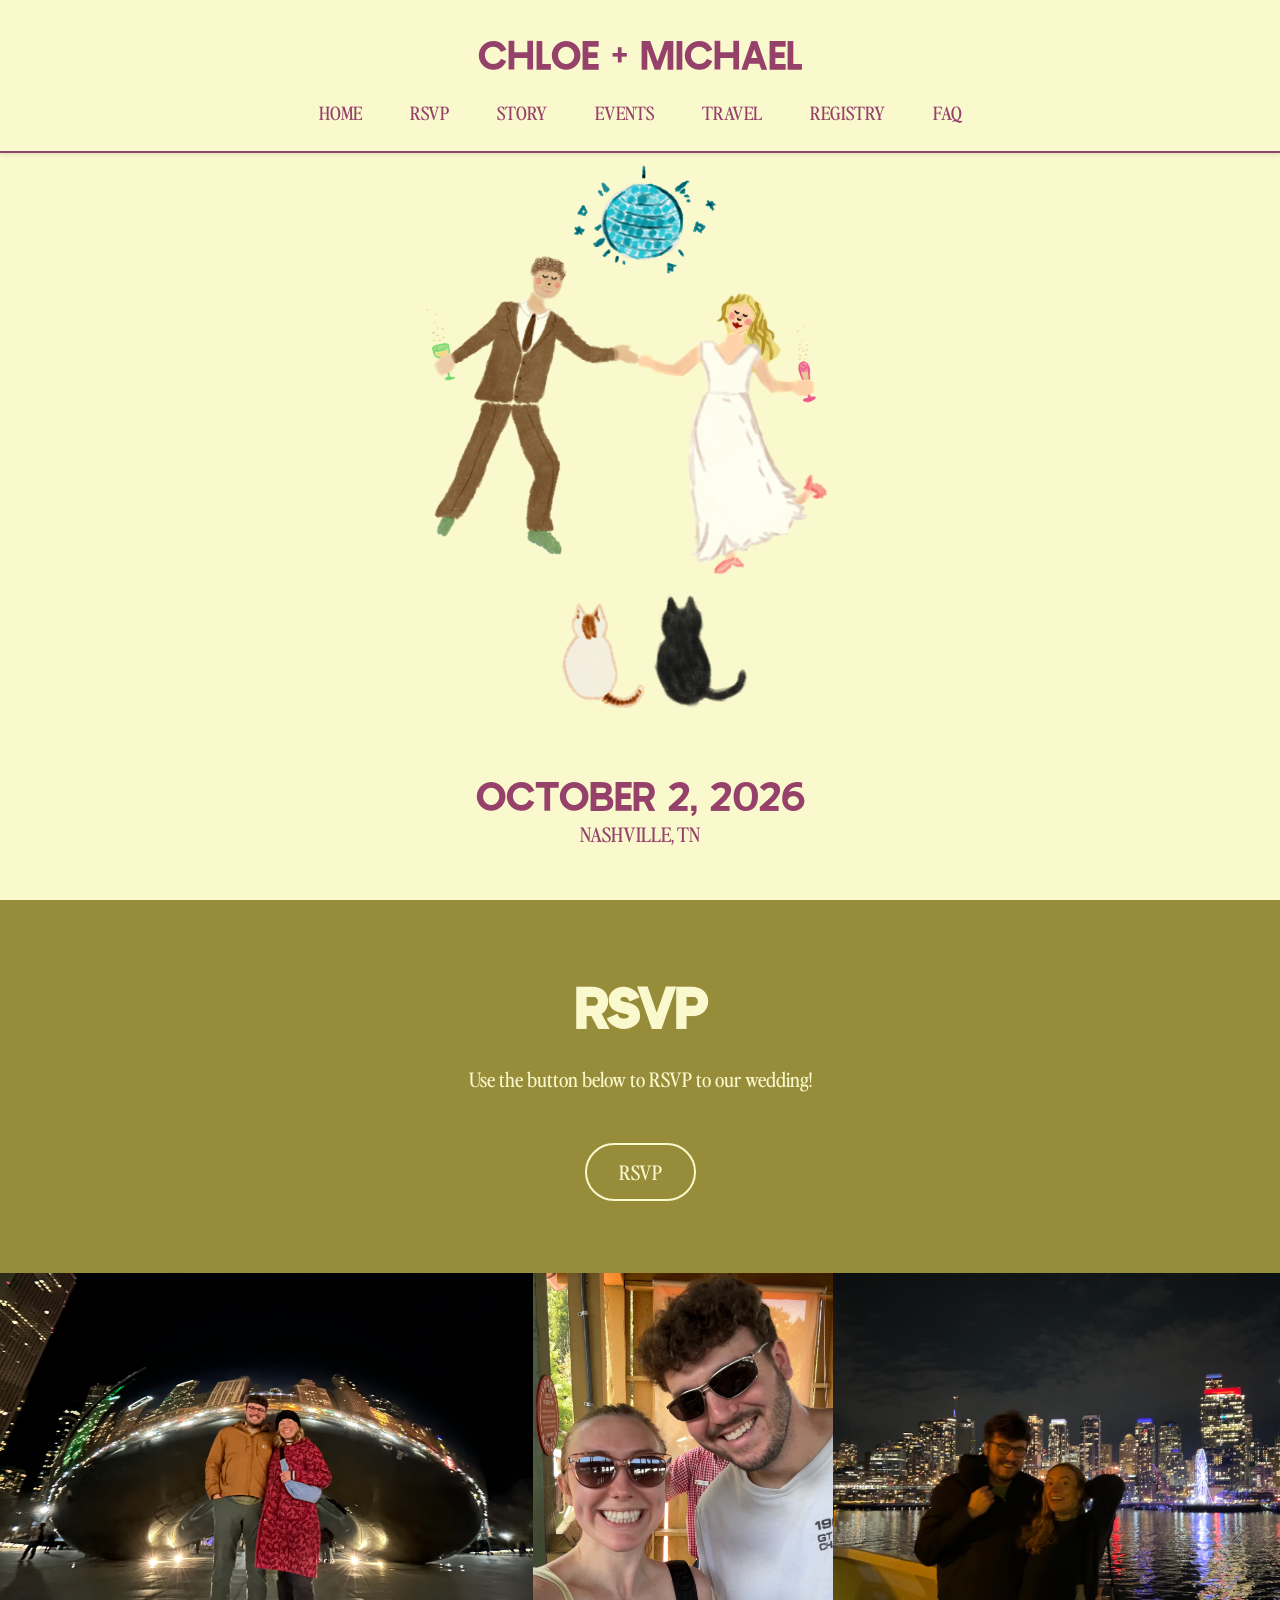
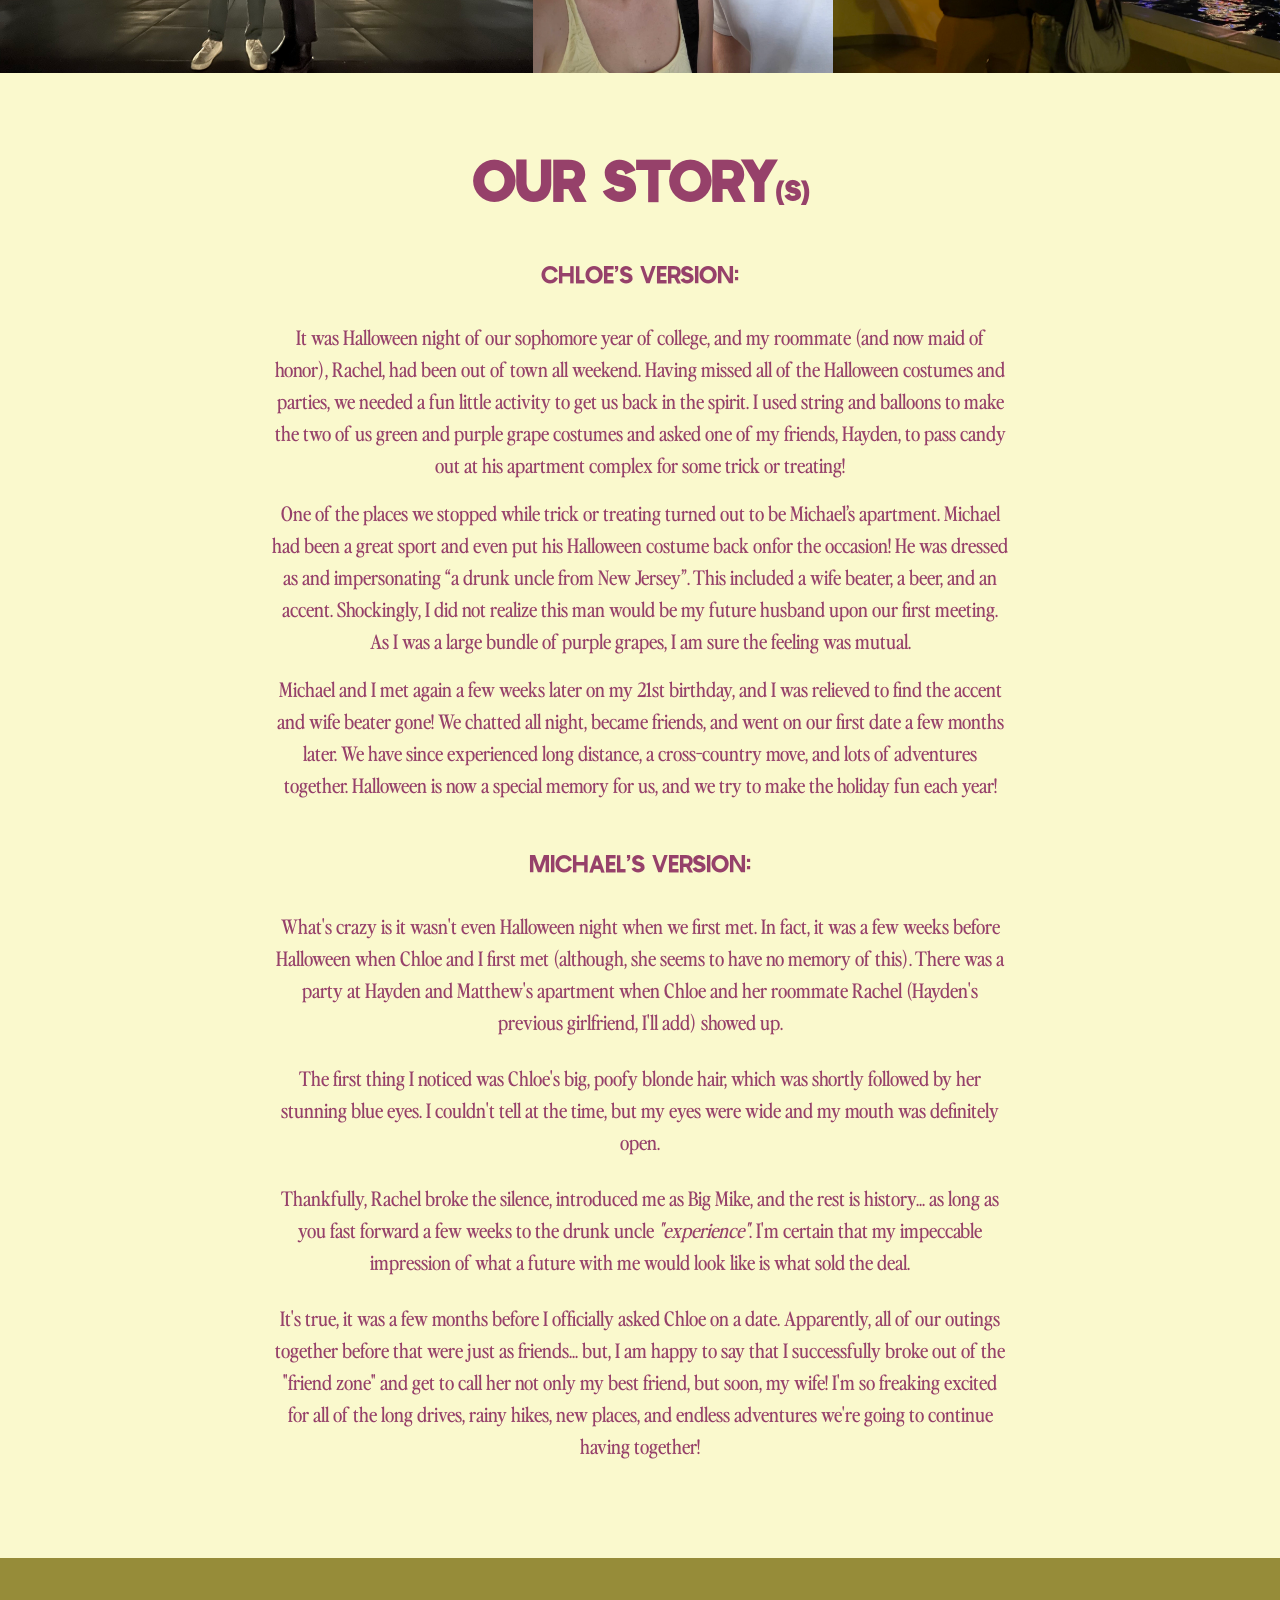
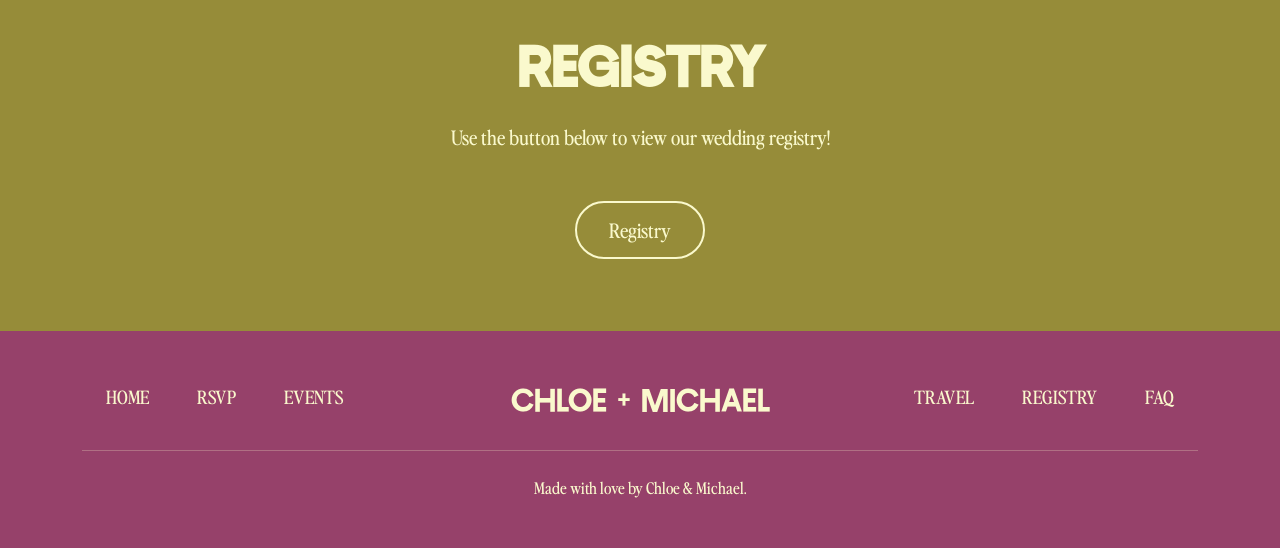
<file: index.html>
<!DOCTYPE html>
<html lang="en">
<head>
    <meta charset="UTF-8">
    <meta name="viewport" content="width=device-width, initial-scale=1.0">
    <title>Chloe + Michael's Big Day!</title>
    
    <!-- Favicons -->
    <link rel="apple-touch-icon" sizes="180x180" href="../favicon/apple-touch-icon.png">
    <link rel="icon" type="image/png" sizes="32x32" href="../favicon/favicon-32x32.png">
    <link rel="icon" type="image/png" sizes="16x16" href="../favicon/favicon-16x16.png">
    <link rel="manifest" href="../favicon/site.webmanifest">
    
    <!-- Bootstrap 5 CSS -->
    <link href="https://cdn.jsdelivr.net/npm/bootstrap@5.3.2/dist/css/bootstrap.min.css" rel="stylesheet">
    
    <!-- Custom CSS -->
    <link rel="stylesheet" href="../css/style.css">
    
    <!-- Bootstrap Icons -->
    <link rel="stylesheet" href="https://cdn.jsdelivr.net/npm/bootstrap-icons@1.11.3/font/bootstrap-icons.min.css">
    
</head>
<body class="home-page">

    <!-- Header Component -->
    <div id="header-container"></div>

    <!-- Hero Section -->
    <section id="hero" class="vh-100 d-flex align-items-center">
        <div class="container">
            <div class="row">
                <img src="../pngs/disco-filled.png" alt="CJ plus MJ" class="CJ plus MJ"/>
                <div class="col-lg-8 mx-auto text-center">
                    <h1 class="mb-0">October 2, 2026</h2>
                    <p class="lead mb-4">NASHVILLE, TN</p>
                </div>
            </div>
        </div>
    </section>

    <!-- RSVP Section -->
    <section id="rsvp" class="py-5 color-combo-1">
        <div class="container mb-4">
            <div class="row">
                <div class="col-lg-8 mx-auto text-center">
                    <h2 class="display-4 fw-bold my-4">RSVP</h2>
                    <p class="lead mb-5">
                        Use the button below to RSVP to our wedding!
                    </p>
                    <a href="../rsvp" class="btn">RSVP</a>
                </div>
            </div>
        </div>
    </section>

    <!-- Images Section -->
    <div id="image-carousel-container"></div>

    <!-- Story Section -->
    <section id="story" class="py-5 color-combo-2">
        <div class="container">
            <div class="row">
                <div class="col-lg-8 mx-auto text-center">
                    <h2 class="display-4 fw-bold my-4">Our Story<span style="font-size: 0.5em;">(s)</span></h2>
                    <h4 class="py-4">Chloe’s Version:</h4>
                    <p class="lead mb-3">
                        It was Halloween night of our sophomore year of college, and my roommate (and now maid of honor), Rachel, had been out of town all weekend. Having missed all of the Halloween costumes and parties, we needed a fun little activity to get us back in the spirit. I used string and balloons to make the two of us green and purple grape costumes and asked one of my friends, Hayden, to pass candy out at his apartment complex for some trick or treating! 
                    </p>
                    <p class="lead mb-3">
                        One of the places we stopped while trick or treating turned out to be Michael’s apartment. Michael had been a great sport and even put his Halloween costume back onfor the occasion! He was dressed as and impersonating “a drunk uncle from New Jersey”. This included a wife beater, a beer, and an accent. Shockingly, I did not realize this man would be my future husband upon our first meeting. As I was a large bundle of purple grapes, I am sure the feeling was mutual.</p>
                    </p>
                    <p class="lead mb-4">
                        Michael and I met again a few weeks later on my 21st birthday, and I was relieved to find the accent and wife beater gone! We chatted all night, became friends, and went on our first date a few months later. We have since experienced long distance, a cross-country move, and lots of adventures together. Halloween is now a special memory for us, and we try to make the holiday fun each year!</p>
                    </p>
                    <h4 class="py-4">Michael’s Version:</h4>
                    <p class="lead mb-4">
                        What's crazy is it wasn't even Halloween night when we first met. In fact, it was a few weeks before Halloween when Chloe and I first met (although, she seems to have no memory of this). There was a party at Hayden and Matthew's apartment when Chloe and her roommate Rachel (Hayden's previous girlfriend, I'll add) showed up. 
                    </p>
                    <p class="lead mb-4">
                        The first thing I noticed was Chloe's big, poofy blonde hair, which was shortly followed by her stunning blue eyes. I couldn't tell at the time, but my eyes were wide and my mouth was definitely open. 
                    </p>
                    <p class="lead mb-4">
                        Thankfully, Rachel broke the silence, introduced me as Big Mike, and the rest is history... as long as you fast forward a few weeks to the drunk uncle <i>"experience"</i>.  I'm certain that my impeccable impression of what a future with me would look like is what sold the deal.  
                    </p>
                    <p class="lead mb-5">
                        It's true, it was a few months before I officially asked Chloe on a date. Apparently, all of our outings together before that were just as friends... but, I am happy to say that I successfully broke out of the "friend zone" and get to call her not only my best friend, but soon, my wife! I'm so freaking excited for all of the long drives, rainy hikes, new places, and endless adventures we're going to continue having together!
                    </p>
                </div>
            </div>
        </div>
    </section>

    <!-- Registry Section -->
    <section id="registry" class="py-5 color-combo-1">
        <div class="container mb-4">
            <div class="row">
                <div class="col-lg-8 mx-auto text-center">
                    <h2 class="display-4 fw-bold my-4">Registry</h2>
                    <p class="lead mb-5">
                        Use the button below to view our wedding registry!
                    </p>
                    <a href="../registry" class="btn">Registry</a>
                </div>
            </div>
        </div>
    </section>

    <!-- Footer Component -->
    <div id="footer-container"></div>

    <!-- Scripts -->
    <script src="https://cdn.jsdelivr.net/npm/bootstrap@5.3.2/dist/js/bootstrap.bundle.min.js"></script>
    <script src="../js/components.js"></script>
    <script src="../js/image-carousel.js"></script>
  </body>
</html>
</file>
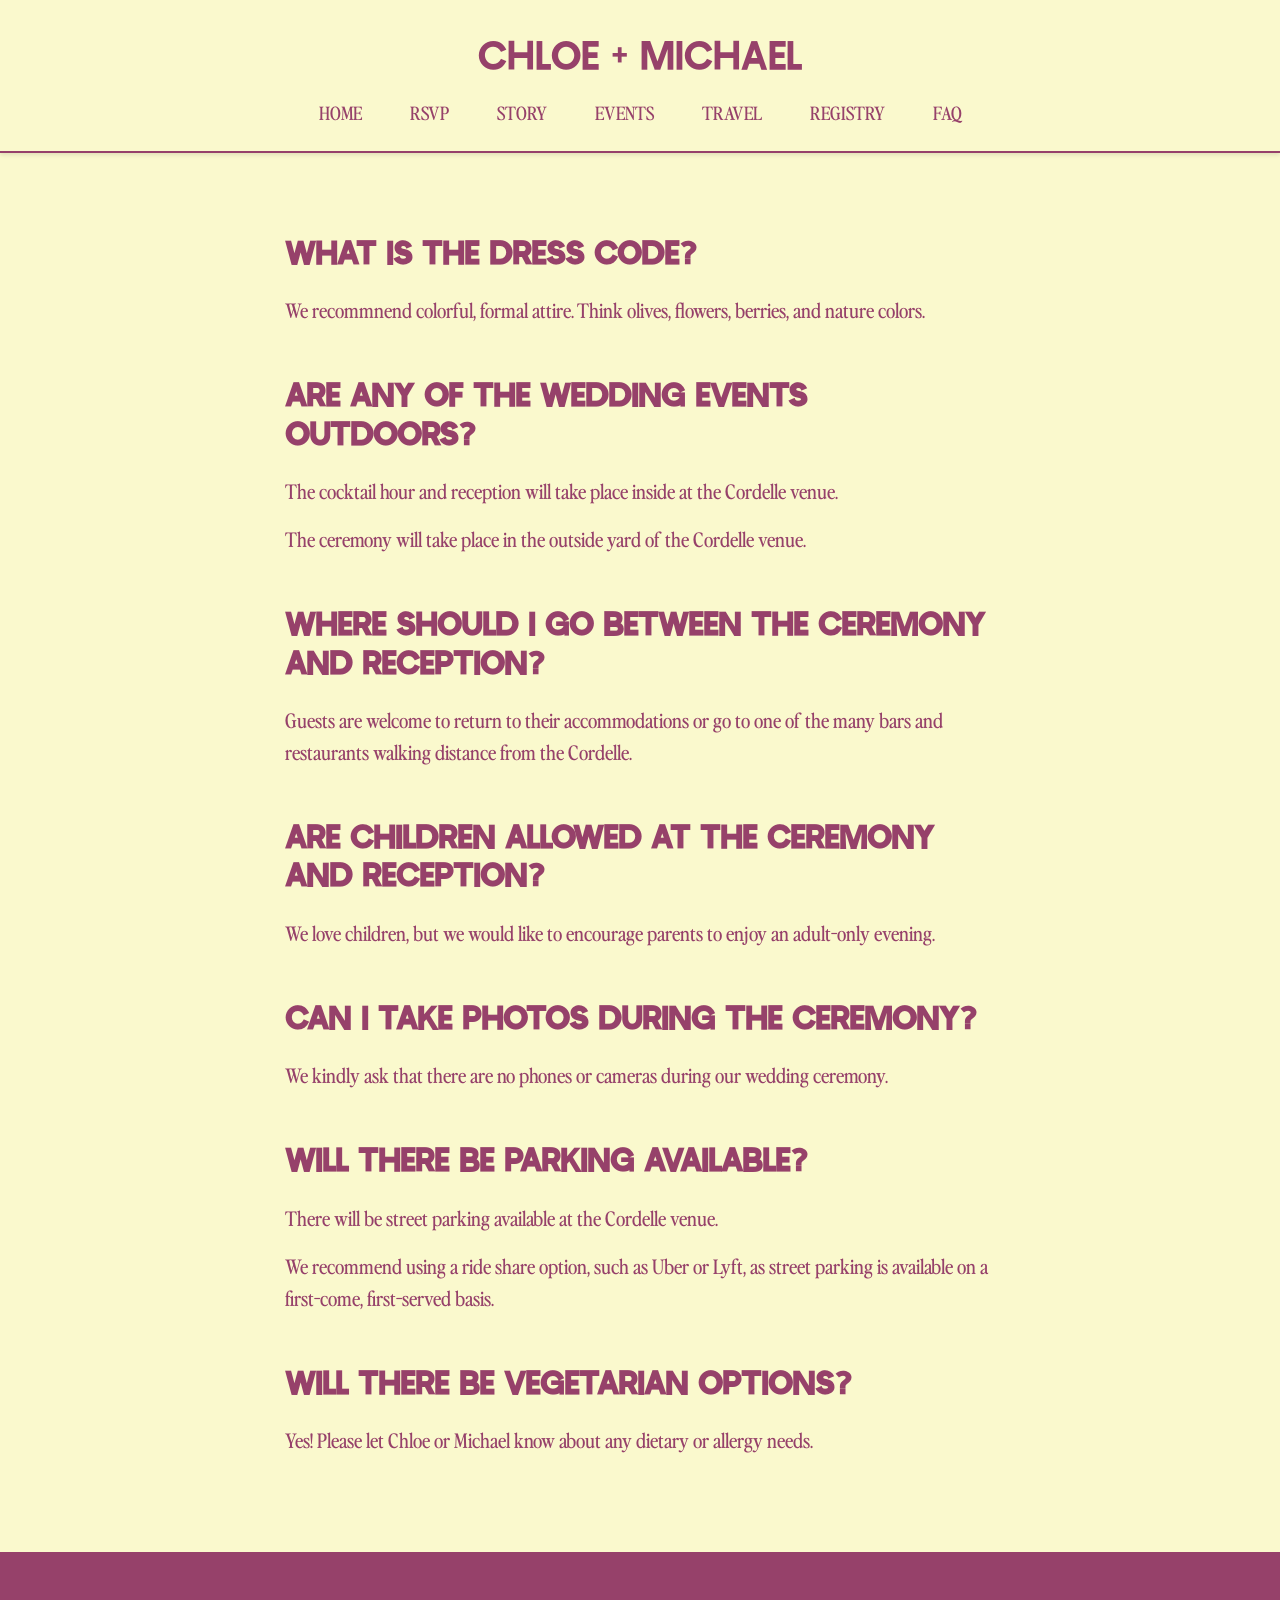
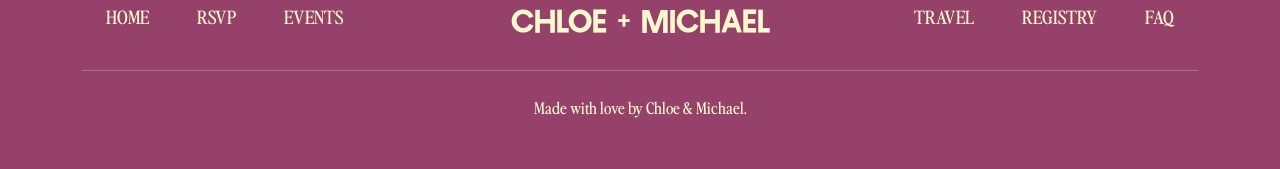
<file: faq/index.html>
<!DOCTYPE html>
<html lang="en">
<head>
    <meta charset="UTF-8">
    <meta name="viewport" content="width=device-width, initial-scale=1.0">
    <title>FAQ about Chloe + Michael</title>
    
    <!-- Favicons -->
    <link rel="apple-touch-icon" sizes="180x180" href="../favicon/apple-touch-icon.png">
    <link rel="icon" type="image/png" sizes="32x32" href="../favicon/favicon-32x32.png">
    <link rel="icon" type="image/png" sizes="16x16" href="../favicon/favicon-16x16.png">
    <link rel="manifest" href="../favicon/site.webmanifest">
    
    <!-- Bootstrap 5 CSS -->
    <link href="https://cdn.jsdelivr.net/npm/bootstrap@5.3.2/dist/css/bootstrap.min.css" rel="stylesheet">
    
    <!-- Custom CSS -->
    <link rel="stylesheet" href="../css/style.css">
    
    <!-- Bootstrap Icons -->
    <link rel="stylesheet" href="https://cdn.jsdelivr.net/npm/bootstrap-icons@1.11.3/font/bootstrap-icons.min.css">
    
</head>
<body>
    <!-- Header Component -->
    <div id="header-container"></div>

    <!-- FAQ Section -->
    <section id="spacer" class="py-5 color-combo-2">
        <div class="container">
            <div class="row">
                <div class="col-lg-8 mx-auto">
                    <h2 class="fw-bold my-4">
                        What is the dress code?
                    </h2>
                    <p class="lead mb-5">
                        We recommnend colorful, formal attire. Think olives, flowers, berries, and nature colors.
                    </p>
                    <h2 class="fw-bold my-4">
                        Are any of the wedding events outdoors?
                    </h2>
                    <p class="lead mb-3">
                        The cocktail hour and reception will take place inside at the Cordelle venue.
                    </p>
                    <p class="lead mb-5">
                        The ceremony will take place in the outside yard of the Cordelle venue.
                    </p>
                    <h2 class="fw-bold my-4">
                        Where should I go between the ceremony and reception?
                    </h2>
                    <p class="lead mb-5">
                        Guests are welcome to return to their accommodations or go to one of the many bars and restaurants walking distance from the Cordelle. 
                    </p>
                    <h2 class="fw-bold my-4">
                        Are children allowed at the ceremony and reception?
                    </h2>
                    <p class="lead mb-5">
                        We love children, but we would like to encourage parents to enjoy an adult-only evening.
                    </p>
                    <h2 class="fw-bold my-4">
                        Can I take photos during the ceremony?
                    </h2>
                    <p class="lead mb-5">
                        We kindly ask that there are no phones or cameras during our wedding ceremony.
                    </p>
                    <h2 class="fw-bold my-4">
                        Will there be parking available?
                    </h2>
                    <p class="lead mb-3">
                        There will be street parking available at the Cordelle venue.
                    </p>
                    <p class="lead mb-5">
                        We recommend using a ride share option, such as Uber or Lyft, as street parking is available on a first-come, first-served basis. 
                    </p>
                    <h2 class="fw-bold my-4">
                        Will there be vegetarian options?
                    </h2>
                    <p class="lead mb-5">
                        Yes! Please let Chloe or Michael know about any dietary or allergy needs. 
                    </p>
                </div>
            </div>
        </div>
    </section>

    <!-- Footer Component -->
    <div id="footer-container"></div>

    <!-- Scripts -->
    <script src="https://cdn.jsdelivr.net/npm/bootstrap@5.3.2/dist/js/bootstrap.bundle.min.js"></script>
    <script src="../js/components.js"></script>
</body>
</html>
</file>
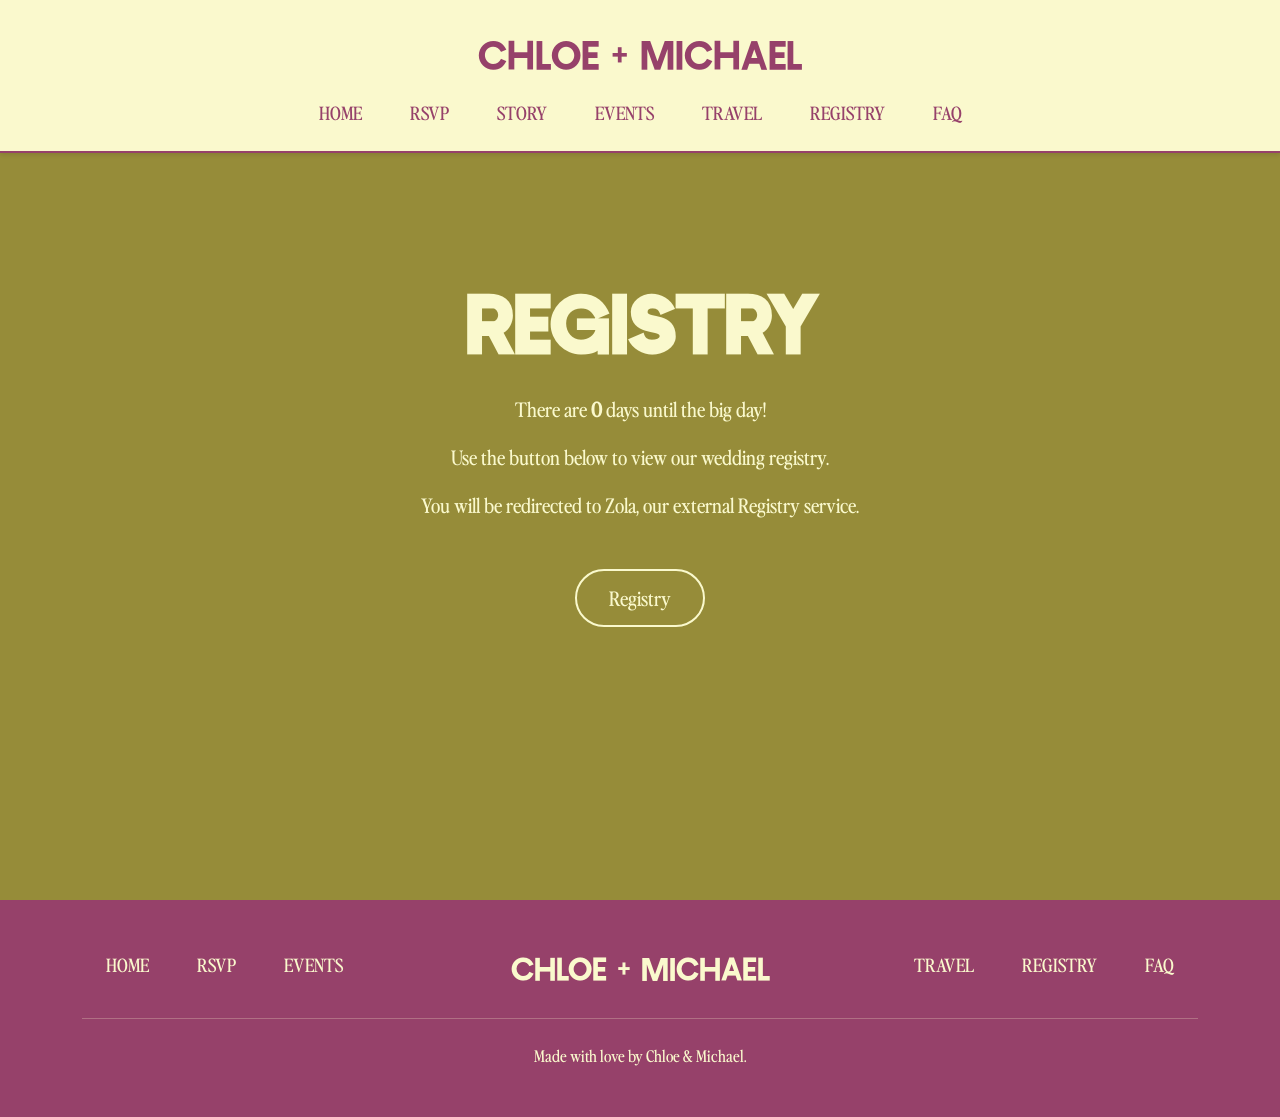
<file: registry/index.html>
<!DOCTYPE html>
<html lang="en">
<head>
    <meta charset="UTF-8">
    <meta name="viewport" content="width=device-width, initial-scale=1.0">
    <title>Registry for Chloe + Michael</title>
    
    <!-- Favicons -->
    <link rel="apple-touch-icon" sizes="180x180" href="../favicon/apple-touch-icon.png">
    <link rel="icon" type="image/png" sizes="32x32" href="../favicon/favicon-32x32.png">
    <link rel="icon" type="image/png" sizes="16x16" href="../favicon/favicon-16x16.png">
    <link rel="manifest" href="../favicon/site.webmanifest">
    
    <!-- Bootstrap 5 CSS -->
    <link href="https://cdn.jsdelivr.net/npm/bootstrap@5.3.2/dist/css/bootstrap.min.css" rel="stylesheet">
    
    <!-- Custom CSS -->
    <link rel="stylesheet" href="../css/style.css">
    
    <!-- Bootstrap Icons -->
    <link rel="stylesheet" href="https://cdn.jsdelivr.net/npm/bootstrap-icons@1.11.3/font/bootstrap-icons.min.css">
    
</head>
<body>
    <!-- Header Component -->
    <div id="header-container"></div>

    <!-- RegistryHero Section -->
    <section id="rsvp" class="vh-100 d-flex align-items-center color-combo-1">
        <div class="container text-center">
            <h1 class="display-1 fw-bold mb-4">Registry</h1>
            <p class="lead mb-3">
                There are <span id="countdown-text">?</span> days until the big day!
            </p>
            <p class="lead mb-3">Use the button below to view our wedding registry.</p>
            <p class="lead mb-5">You will be redirected to Zola, our external Registry service.</p>
            <a href="https://www.zola.com/wedding/cpm/registry" target="_blank" class="btn">Registry</a>
        </div>
    </section>

    <!-- Footer Component -->
    <div id="footer-container"></div>

    <!-- Scripts -->
    <script src="https://cdn.jsdelivr.net/npm/bootstrap@5.3.2/dist/js/bootstrap.bundle.min.js"></script>
    <script src="../js/components.js"></script>
    <script src="../js/countdown.js"></script>
</body>
</html>
</file>
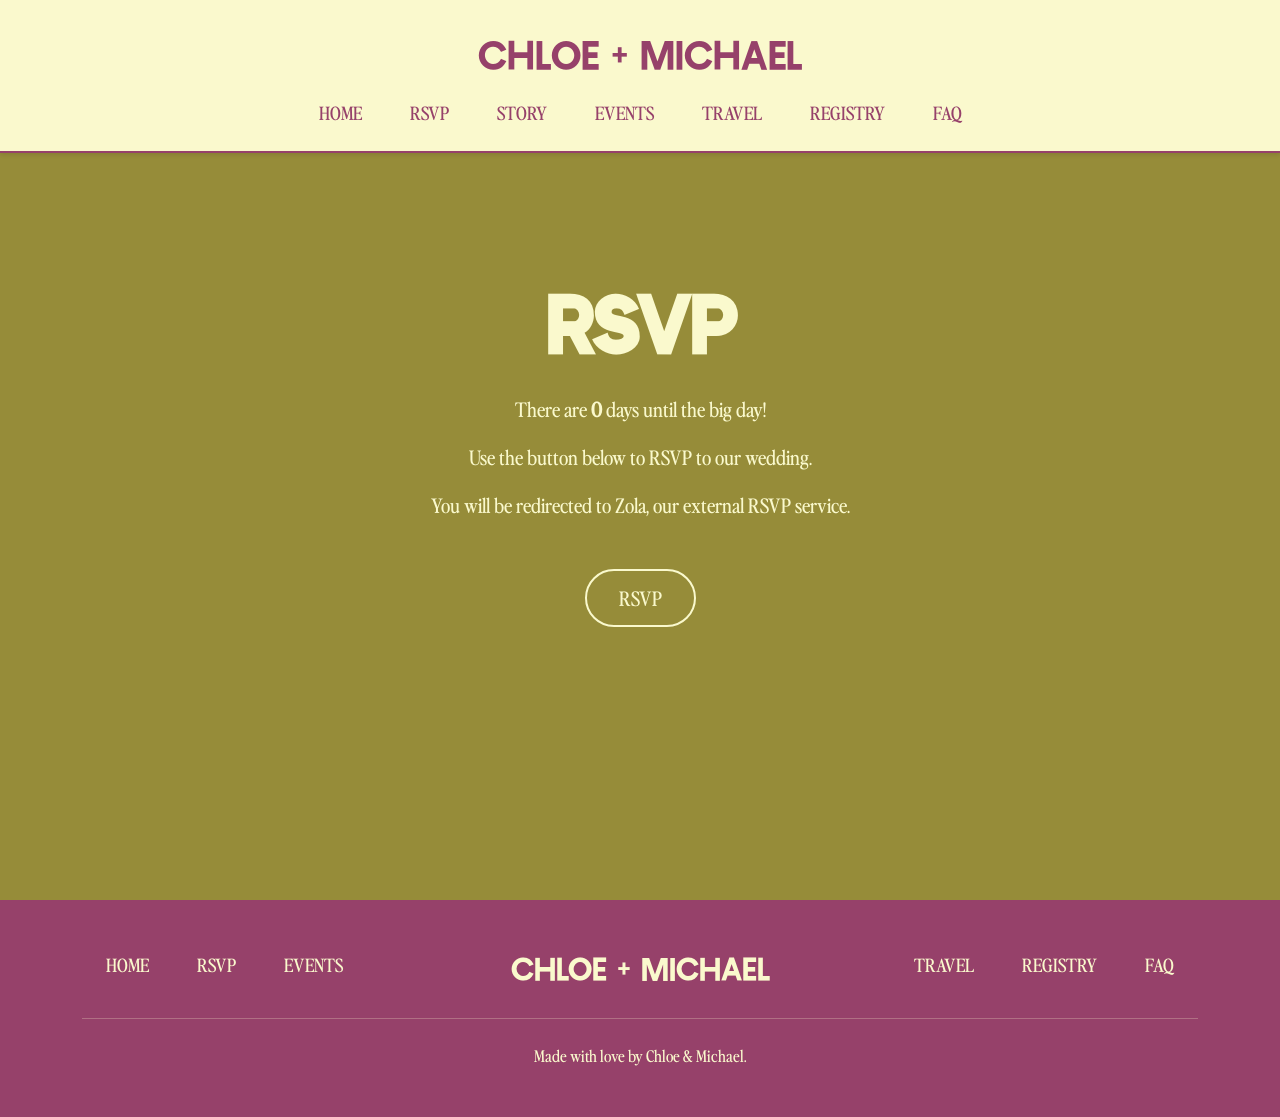
<file: rsvp/index.html>
<!DOCTYPE html>
<html lang="en">
<head>
    <meta charset="UTF-8">
    <meta name="viewport" content="width=device-width, initial-scale=1.0">
    <title>RSVP to Chloe + Michael</title>
    
    <!-- Favicons -->
    <link rel="apple-touch-icon" sizes="180x180" href="../favicon/apple-touch-icon.png">
    <link rel="icon" type="image/png" sizes="32x32" href="../favicon/favicon-32x32.png">
    <link rel="icon" type="image/png" sizes="16x16" href="../favicon/favicon-16x16.png">
    <link rel="manifest" href="../favicon/site.webmanifest">
    
    <!-- Bootstrap 5 CSS -->
    <link href="https://cdn.jsdelivr.net/npm/bootstrap@5.3.2/dist/css/bootstrap.min.css" rel="stylesheet">
    
    <!-- Custom CSS -->
    <link rel="stylesheet" href="../css/style.css">
    
    <!-- Bootstrap Icons -->
    <link rel="stylesheet" href="https://cdn.jsdelivr.net/npm/bootstrap-icons@1.11.3/font/bootstrap-icons.min.css">
    
</head>
<body>
    <!-- Header Component -->
    <div id="header-container"></div>

    <!-- RSVPHero Section -->
    <section id="rsvp" class="vh-100 d-flex align-items-center color-combo-1">
        <div class="container text-center">
            <h1 class="display-1 fw-bold mb-4">RSVP</h1>
            <p class="lead mb-3">
                There are <span id="countdown-text">?</span> days until the big day!
            </p>
            <p class="lead mb-3">Use the button below to RSVP to our wedding.</p>
            <p class="lead mb-5">You will be redirected to Zola, our external RSVP service.</p>
            <a href="https://www.zola.com/wedding/cpm/rsvp" target="_blank" class="btn">RSVP</a>
        </div>
    </section>

    <!-- Footer Component -->
    <div id="footer-container"></div>

    <!-- Scripts -->
    <script src="https://cdn.jsdelivr.net/npm/bootstrap@5.3.2/dist/js/bootstrap.bundle.min.js"></script>
    <script src="../js/components.js"></script>
    <script src="../js/countdown.js"></script>
</body>
</html>
</file>
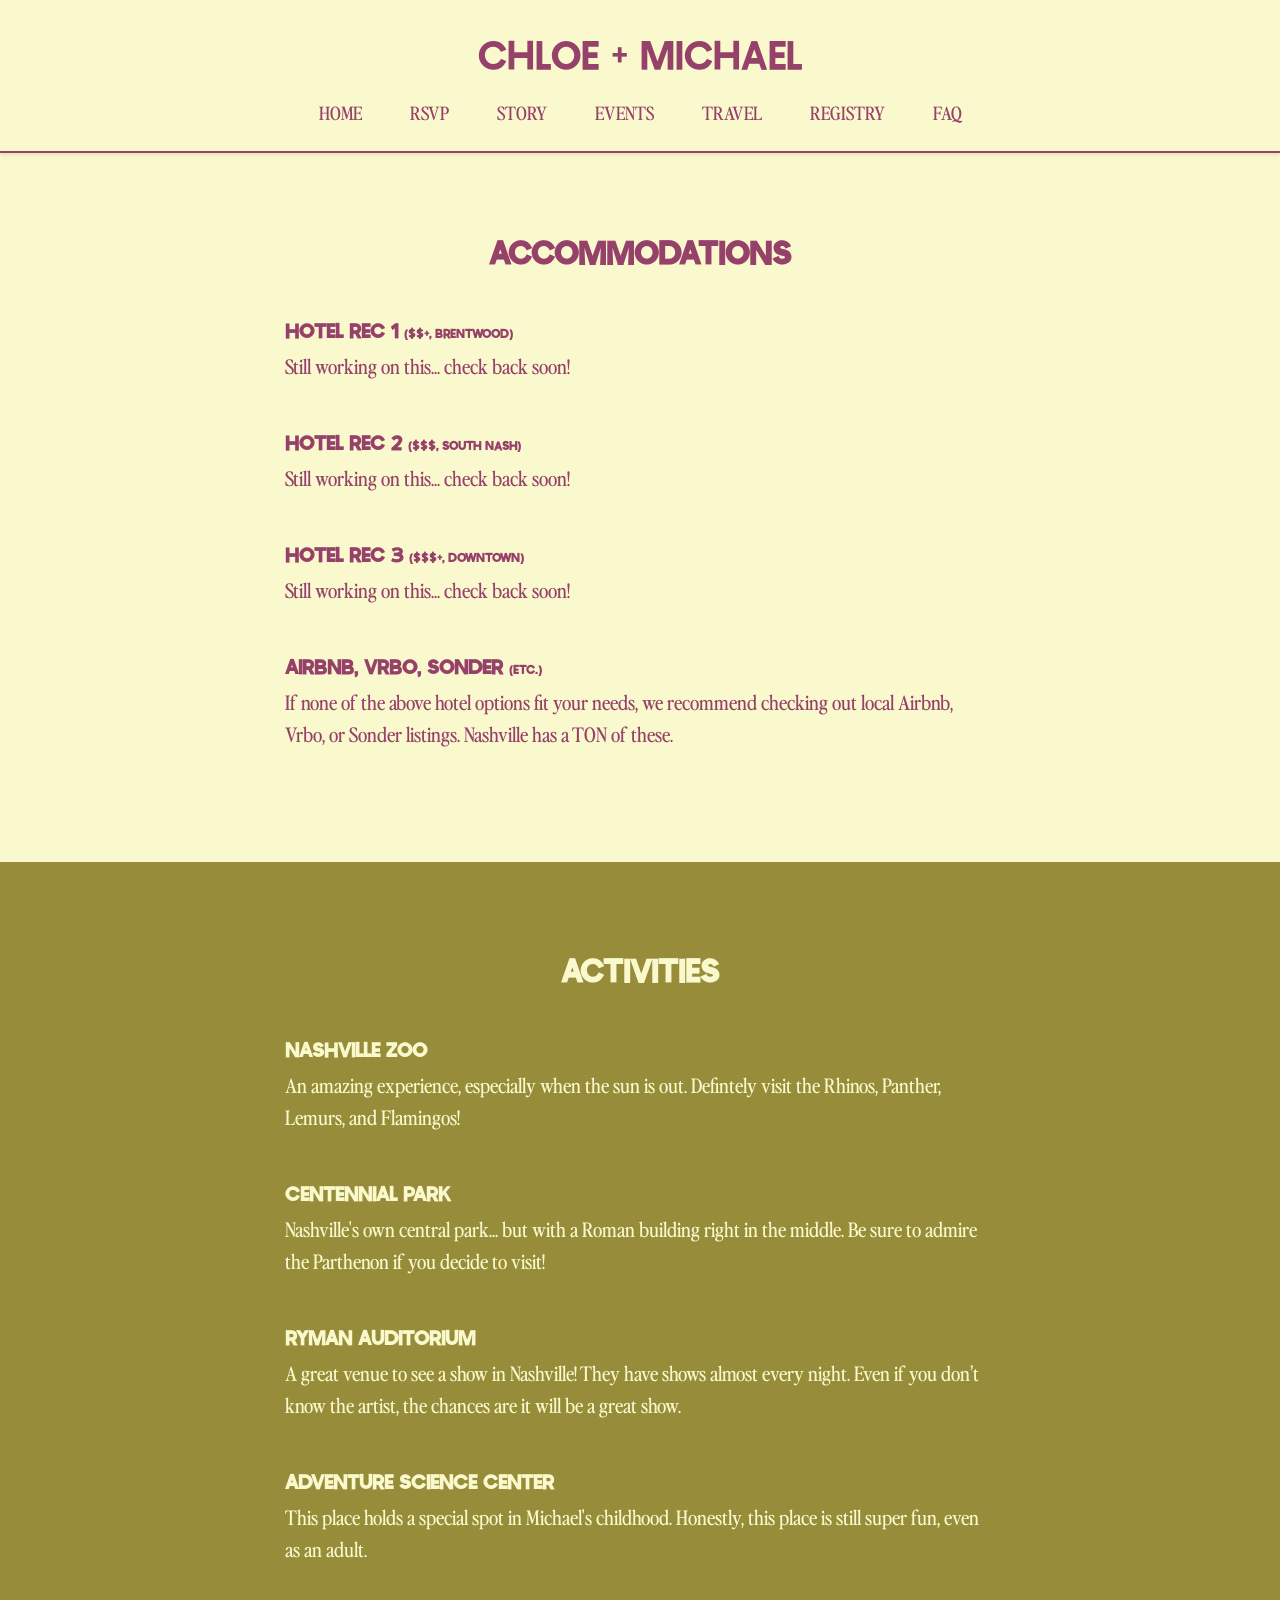
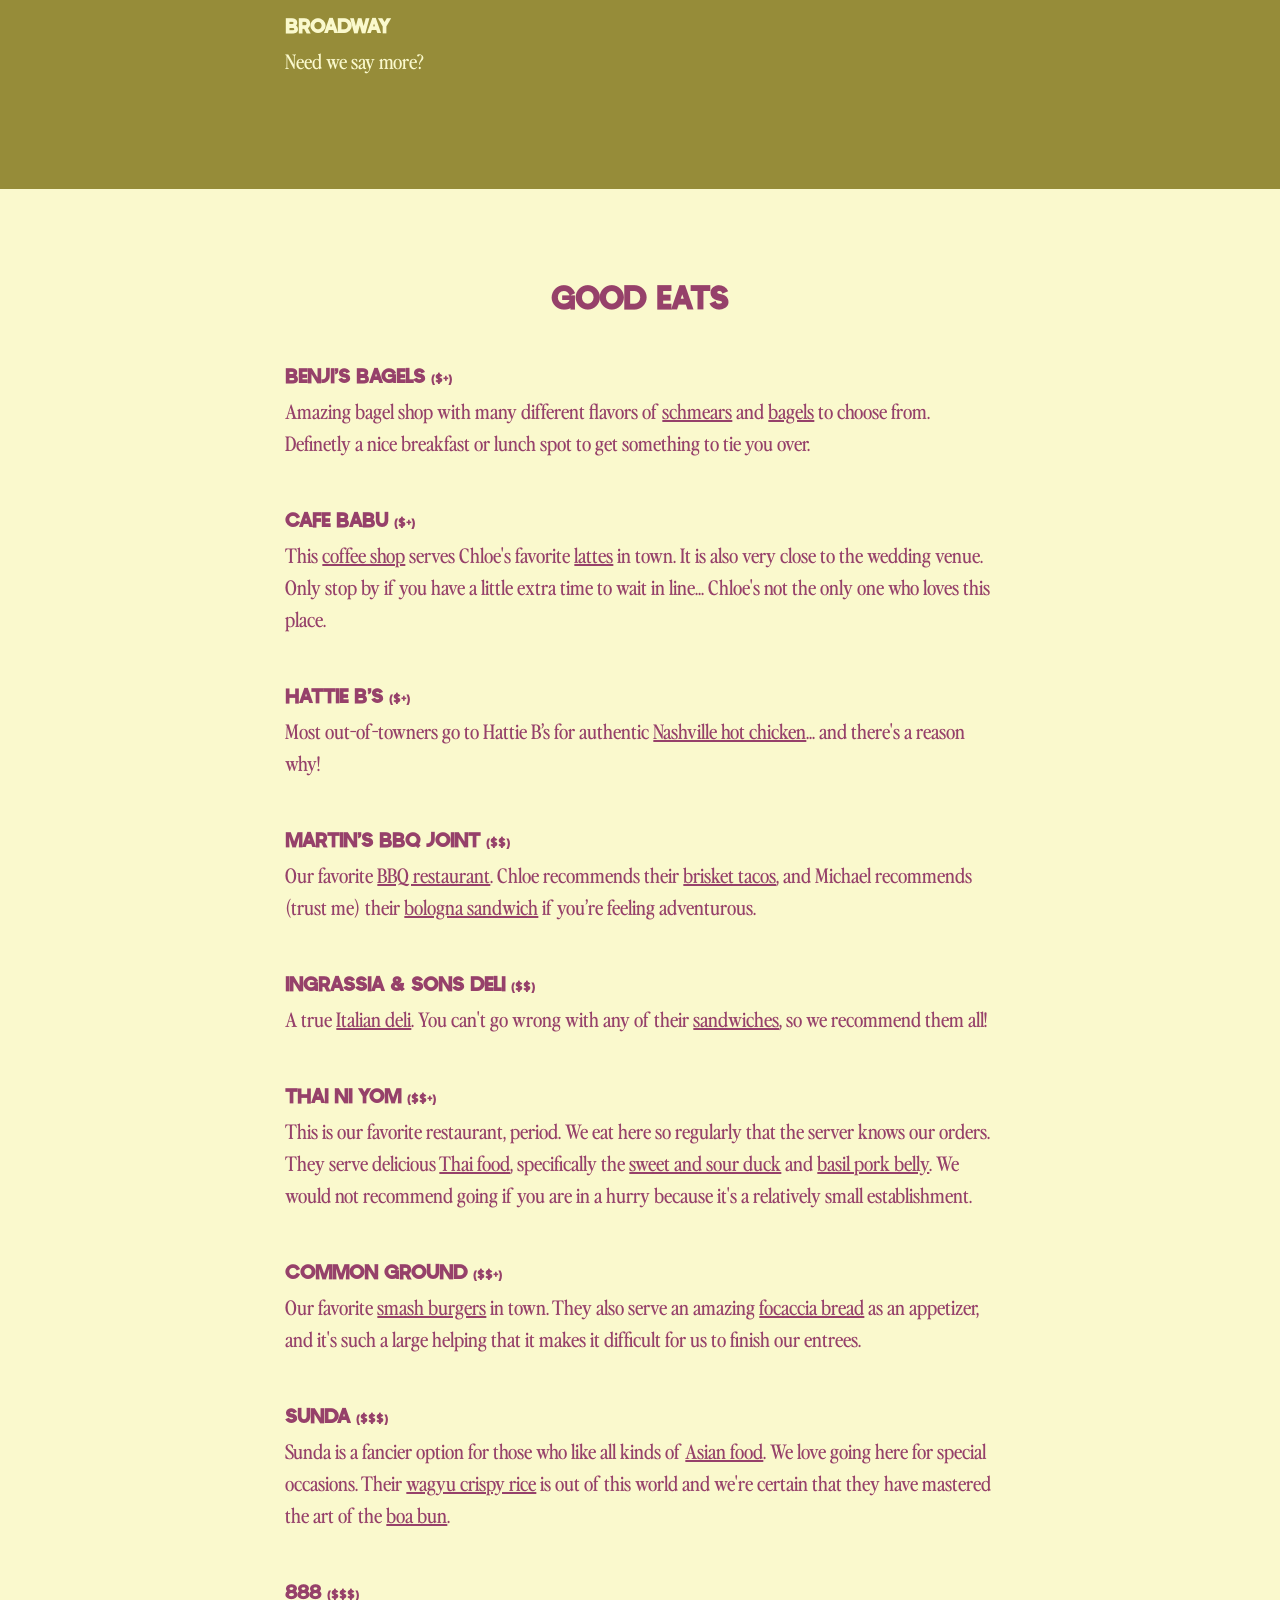
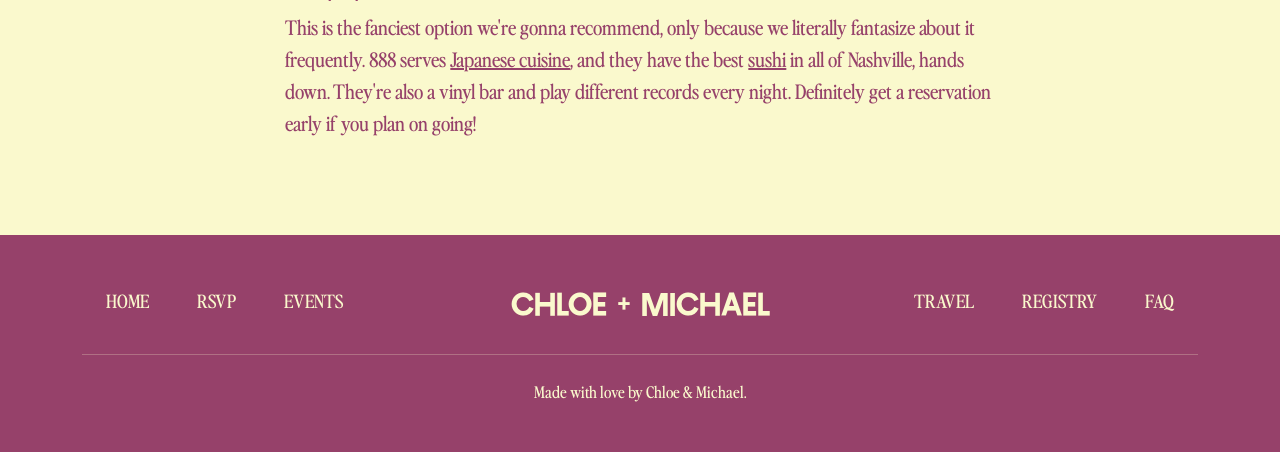
<file: travel/index.html>
<!DOCTYPE html>
<html lang="en">
<head>
    <meta charset="UTF-8">
    <meta name="viewport" content="width=device-width, initial-scale=1.0">
    <title>Traveling to Chloe + Michael?</title>
    
    <!-- Favicons -->
    <link rel="apple-touch-icon" sizes="180x180" href="../favicon/apple-touch-icon.png">
    <link rel="icon" type="image/png" sizes="32x32" href="../favicon/favicon-32x32.png">
    <link rel="icon" type="image/png" sizes="16x16" href="../favicon/favicon-16x16.png">
    <link rel="manifest" href="../favicon/site.webmanifest">
    
    <!-- Bootstrap 5 CSS -->
    <link href="https://cdn.jsdelivr.net/npm/bootstrap@5.3.2/dist/css/bootstrap.min.css" rel="stylesheet">
    
    <!-- Custom CSS -->
    <link rel="stylesheet" href="../css/style.css">
    
    <!-- Bootstrap Icons -->
    <link rel="stylesheet" href="https://cdn.jsdelivr.net/npm/bootstrap-icons@1.11.3/font/bootstrap-icons.min.css">
    
</head>
<body>
    <!-- Header Component -->
    <div id="header-container"></div>

    <!-- Accommodations Section -->
    <section id="spacer" class="py-5 color-combo-2">
        <div class="container mb-3">
            <div class="row">
                <div class="col-lg-8 mx-auto" id="hotel-div">
                    <h2 class="fw-bold my-4 text-center">
                        Accommodations
                    </h2>
                    <h5 class="fw-bold mt-5">
                        Hotel Rec 1 <span>($$+, Brentwood)</span>
                    </h5>
                    <p class="lead mb-2">
                        Still working on this... check back soon!
                    </p>
                    <h5 class="fw-bold mt-5">
                        Hotel Rec 2 <span>($$$, South Nash)</span>
                    </h5>
                    <p class="lead mb-2">
                        Still working on this... check back soon!
                    </p>
                    <h5 class="fw-bold mt-5">
                        Hotel Rec 3 <span>($$$+, Downtown)</span>
                    </h5>
                    <p class="lead mb-5">
                        Still working on this... check back soon!
                    </p>
                    <h5 class="fw-bold mt-5">
                        AirBnB, VRBO, Sonder <span>(Etc.)</span>
                    </h5>
                    <p class="lead mb-5">
                        If none of the above hotel options fit your needs, we recommend checking out local Airbnb, Vrbo, or Sonder listings. Nashville has a TON of these.
                    </p>
                </div>
            </div>
        </div>
    </section>


    <!-- Activities Section -->
    <section id="spacer" class="py-5 color-combo-1">
        <div class="container my-3">
            <div class="row">
                <div class="col-lg-8 mx-auto">
                    <h2 class="fw-bold my-4 text-center">
                        Activities
                    </h2>
                    <h5 class="fw-bold mt-5">
                        Nashville Zoo
                    </h5>
                    <p class="lead mb-2">
                        An amazing experience, especially when the sun is out. Defintely visit the Rhinos, Panther, Lemurs, and Flamingos!
                    </p>
                    <h5 class="fw-bold mt-5">
                        Centennial Park
                    </h5>
                    <p class="lead mb-2">
                        Nashville's own central park... but with a Roman building right in the middle. Be sure to admire the Parthenon if you decide to visit!
                    </p>
                    <h5 class="fw-bold mt-5">
                        Ryman Auditorium
                    </h5>
                    <p class="lead mb-2">
                        A great venue to see a show in Nashville! They have shows almost every night. Even if you don’t know the artist, the chances are it will be a great show.
                    </p>
                    <h5 class="fw-bold mt-5">
                        Adventure Science Center
                    </h5>
                    <p class="lead mb-2">
                        This place holds a special spot in Michael's childhood. Honestly, this place is still super fun, even as an adult. 
                    </p>
                    <h5 class="fw-bold mt-5">
                        Broadway
                    </h5>
                    <p class="lead mb-5">
                        Need we say more?
                    </p>
                </div>
            </div>
        </div>
    </section>

    <!-- Food Section -->
    <section id="spacer" class="py-5 color-combo-2">
        <div class="container mt-3">
            <div class="row">
                <div class="col-lg-8 mx-auto" id="food-div">
                    <h2 class="fw-bold my-4 text-center">
                        Good Eats
                    </h2>
                    <h5 class="fw-bold mt-5">
                        Benji’s Bagels <span>($+)</span>
                    </h5>
                    <p class="lead mb-2">
                        Amazing bagel shop with many different flavors of <u>schmears</u> and <u>bagels</u> to choose from. Definetly a nice breakfast or lunch spot to get something to tie you over.
                    </p>
                    <h5 class="fw-bold mt-5">
                        Cafe Babu <span>($+)</span>
                    </h5>
                    <p class="lead mb-2">
                        This <u>coffee shop</u> serves Chloe's favorite <u>lattes</u> in town. It is also very close to the wedding venue. Only stop by if you have a little extra time to wait in line... Chloe's not the only one who loves this place.
                    </p>
                    <h5 class="fw-bold mt-5">
                        Hattie B’s <span>($+)</span>
                    </h5>
                    <p class="lead mb-2">
                        Most out-of-towners go to Hattie B’s for authentic <u>Nashville hot chicken</u>... and there's a reason why!
                    </p>
                    <h5 class="fw-bold mt-5">
                        Martin’s BBQ Joint <span>($$)</span>
                    </h5>
                    <p class="lead mb-2">
                        Our favorite <u>BBQ restaurant</u>. Chloe recommends their <u>brisket tacos</u>, and Michael recommends (trust me) their <u>bologna sandwich</u> if you’re feeling adventurous.
                    </p>
                    <h5 class="fw-bold mt-5">
                        Ingrassia & Sons Deli <span>($$)</span>
                    </h5>
                    <p class="lead mb-2">
                        A true <u>Italian deli</u>. You can't go wrong with any of their <u>sandwiches</u>, so we recommend them all!
                    <h5 class="fw-bold mt-5">
                        Thai Ni Yom <span>($$+)</span>
                    </h5>
                    <p class="lead mb-2">
                        This is our favorite restaurant, period. We eat here so regularly that the server knows our orders. They serve delicious <u>Thai food</u>, specifically the <u>sweet and sour duck</u> and <u>basil pork belly</u>. We would not recommend going if you are in a hurry because it's a relatively small establishment.
                    </p>
                    <h5 class="fw-bold mt-5">
                        Common Ground <span>($$+)</span>
                    </h5>
                    <p class="lead mb-2">
                        Our favorite <u>smash burgers</u> in town. They also serve an amazing <u>focaccia bread</u> as an appetizer, and it's such a large helping that it makes it difficult for us to finish our entrees.
                    </p>
                    <h5 class="fw-bold mt-5">
                        Sunda <span>($$$)</span>
                    </h5>
                    <p class="lead mb-2">
                        Sunda is a fancier option for those who like all kinds of <u>Asian food</u>. We love going here for special occasions. Their <u>wagyu crispy rice</u> is out of this world and we're certain that they have mastered the art of the <u>boa bun</u>.
                    </p>
                    <h5 class="fw-bold mt-5">
                        888 <span>($$$)</span>
                    </h5>
                    <p class="lead mb-5">
                        This is the fanciest option we're gonna recommend, only because we literally fantasize about it frequently. 888 serves <u>Japanese cuisine</u>, and they have the best <u>sushi</u> in all of Nashville, hands down. They're also a vinyl bar and play different records every night. Definitely get a reservation early if you plan on going!
                    </p>
                </div>
            </div>
        </div>
    </section>

    <!-- Footer Component -->
    <div id="footer-container"></div>

    <!-- Scripts -->
    <script src="https://cdn.jsdelivr.net/npm/bootstrap@5.3.2/dist/js/bootstrap.bundle.min.js"></script>
    <script src="../js/components.js"></script>
</body>

</html>
</file>
<file: css/style.css>
/* Font Face Declarations */
@font-face {
    font-family: "Perfectly Nineties Regular";
    src: url("../fonts/Perfectly Nineties Regular/perfectly-nineties-regular.otf") format("opentype");
    font-weight: normal;
    font-style: normal;
}

@font-face {
    font-family: "Olivie Sans";
    src: url("../fonts/Olivie Sans/OlivieSans-Regular.otf") format("opentype");
    font-weight: normal;
    font-style: normal;
}

@font-face {
    font-family: "Homemade Apple";
    src: url("../fonts/Homemade Apple/HomemadeApple-Regular.ttf") format("truetype");
    font-weight: normal;
    font-style: normal;
}

/* Global Styles */
:root {
    --d1-color: #968C39;
    --d2-color: #A51D2F;
    --l1-color: #ECD1D5;
    --l2-color: #faf9cd;
    --d3-color: #96416A;
    --l3-color: #968C39;
}

body {
    font-family: "Perfectly Nineties Regular", sans-serif;
    font-optical-sizing: auto;
    font-weight: 400;
    font-style: normal;
    line-height: 1.6;
    color: var(--d1-color);
}

h1, h2, h3, h4, h5, h6 {
    font-family: "Olivie Sans", serif;
}

/* Navigation */
.navbar {
    background-color: rgba(250, 249, 205, 1);
    backdrop-filter: blur(10px);
    padding: 1rem 0;
    transition: all 0.3s ease;
    border-bottom: 2px solid var(--d3-color);
    border-radius: 0;
    box-shadow: 0 2px 4px rgba(0, 0, 0, 0.1);
}

.navbar-brand {
    font-family: "Olivie Sans", sans-serif;
    font-size: 2.5rem;
    color: var(--d3-color);
    text-decoration: none;
    transition: all 0.3s ease;
}

.navbar-brand:hover {
    color: inherit;
}

/* Desktop navbar - centered layout */
@media (min-width: 992px) {
    .navbar .container {
        display: flex;
        flex-direction: column;
        align-items: center;
    }
    
    .navbar-brand {
        text-align: center;
        margin: 0 auto;
    }
    
    .navbar-toggler {
        display: none;
    }
    
    .navbar-collapse {
        display: flex !important;
        width: 100%;
        justify-content: center;
    }
    
    .navbar-nav {
        margin: 0 auto !important;
        flex-direction: row;
    }
}

/* Center mobile menu items */
@media (max-width: 992px) {
    .navbar .container {
        display: flex;
        flex-wrap: wrap;
        align-items: center;
        justify-content: space-between;
    }
    
    .navbar-brand {
        flex: 0 0 auto;
        margin-right: auto;
        font-size: 1.75rem;
        white-space: nowrap;
        padding-left: 0.75rem;
    }
    
    .navbar-toggler {
        flex: 0 0 auto;
        margin-left: auto;
        order: 2;
    }
    
    .navbar-collapse {
        flex-basis: 100%;
        flex-grow: 1;
        align-items: center;
        text-align: center;
        padding-top: 1rem;
        order: 3;
    }
    
    .navbar-nav {
        margin: 0 auto;
    }
    
    .nav-item {
        margin: 0.5rem 0;
    }
}

/* Hamburger menu styles */
.navbar-toggler {
    border: none;
    padding: 0.5rem;
    transition: all 0.3s ease;
}

.navbar-toggler-icon {
    background-image: url("data:image/svg+xml,%3csvg xmlns='http://www.w3.org/2000/svg' viewBox='0 0 30 30'%3e%3cpath stroke='%2396416A' stroke-linecap='round' stroke-miterlimit='10' stroke-width='2' d='M4 7h22M4 15h22M4 23h22'/%3e%3c/svg%3e");
}

/* Link Styles */
.nav-link, footer a {
    font-family: "Perfectly Nineties Regular", sans-serif;
    font-weight: 500;
    margin: 0 0.5rem;
    padding: 0.5rem 1rem !important;
    transition: all 0.3s ease;
    border-radius: 50px;
    text-decoration: none;
    font-size: 1.15rem;
}

.nav-link {
    color: var(--d3-color) !important;
}

.nav-link:hover {
    background-color: var(--d3-color);
    color: var(--l2-color) !important;
}

/* Hero Section */
#hero {
    position: relative;
    overflow: hidden;
    background-color: var(--l2-color);
    color: var(--d3-color);
}

#hero img {
    width: auto;
    height: 45rem;
    display: block;
    margin: 0 auto;
    padding-top: 8rem;
    padding-bottom: 1.5rem;
}

#hero h1 {
    font-size: 2.5rem;
    font-weight: 300;
    margin-bottom: 1.15rem;
    margin-top: 1.5rem;
    font-family: "Olivie Sans", sans-serif;
}

#hero .lead {
    font-size: 1.25rem;
    font-weight: 300;
    max-width: 600px;
    margin: 0 auto;
    font-family: "Perfectly Nineties Regular", sans-serif;
}

#countdown-text {
    font-weight: 700;
}

.color-combo-1 {
    background-color: var(--d1-color);
    color: var(--l2-color);
}

.color-combo-1 .btn {
    background-color: var(--d1-color);
    color: var(--l2-color);
    border-radius: 50px;
    padding: 0.75rem 2rem;
    font-weight: 500;
    font-size: 1.25rem;
    transition: all 0.3s ease;
    text-shadow: none;
    border-radius: 50px;
    border-width: 2px;
    border-color: var(--l2-color);
}
.color-combo-1 .btn:hover {
    background-color: var(--l2-color);
    color: var(--d1-color);
    transform: translateY(-2px);
    box-shadow: 0 4px 8px rgba(0, 0, 0, 0.2);
}

.color-combo-2 {
    background-color: var(--l2-color);
    color: var(--d3-color);
}

.color-combo-3 {
    background-color: var(--d2-color);
    color: var(--l2-color);
}

#spacer .container {
    margin-top: 10rem;
}

#story, #spacer .container {
    padding: 0 2rem;
}

#food-div h5 span, #hotel-div h5 span {
    font-size: 0.6em;
}

/* Footer */
footer {
    background-color: var(--d3-color);
    color: var(--l2-color);
}

footer ul li {
    margin-bottom: 0.75rem;
}

footer a {
    transition: all 0.3s ease;
    text-decoration: none;
    padding: 0.5rem 1rem;
    color: var(--l2-color);
}

footer a:hover {
    background-color: var(--l2-color);
    color: var(--d2-color);
}

/* Image Carousel */
.image-carousel-container {
    width: 100%;
    overflow: hidden;
    position: relative;
    /* Match surrounding section background to avoid visible gap lines */
    background-color: var(--d1-color);
}

.image-carousel-track {
    display: flex;
    gap: 0;
    width: fit-content;
    /* Improve compatibility with iOS Safari during transforms */
    -webkit-backface-visibility: hidden;
    backface-visibility: hidden;
    transform: translate3d(0, 0, 0);
}

.carousel-image {
    height: 400px;
    width: auto;
    object-fit: cover;
    flex-shrink: 0;
    display: block;
}

@keyframes scroll {
    0% {
        transform: translate3d(0, 0, 0);
    }
    100% {
        transform: translate3d(-50%, 0, 0);
    }
}

/* Responsive mobile Design */
@media (max-width: 768px) {

    #hero img {
        width: 100%;
        height: auto;
    }

    #spacer .container {
        margin-top: 5rem;
    }

}
</file>
